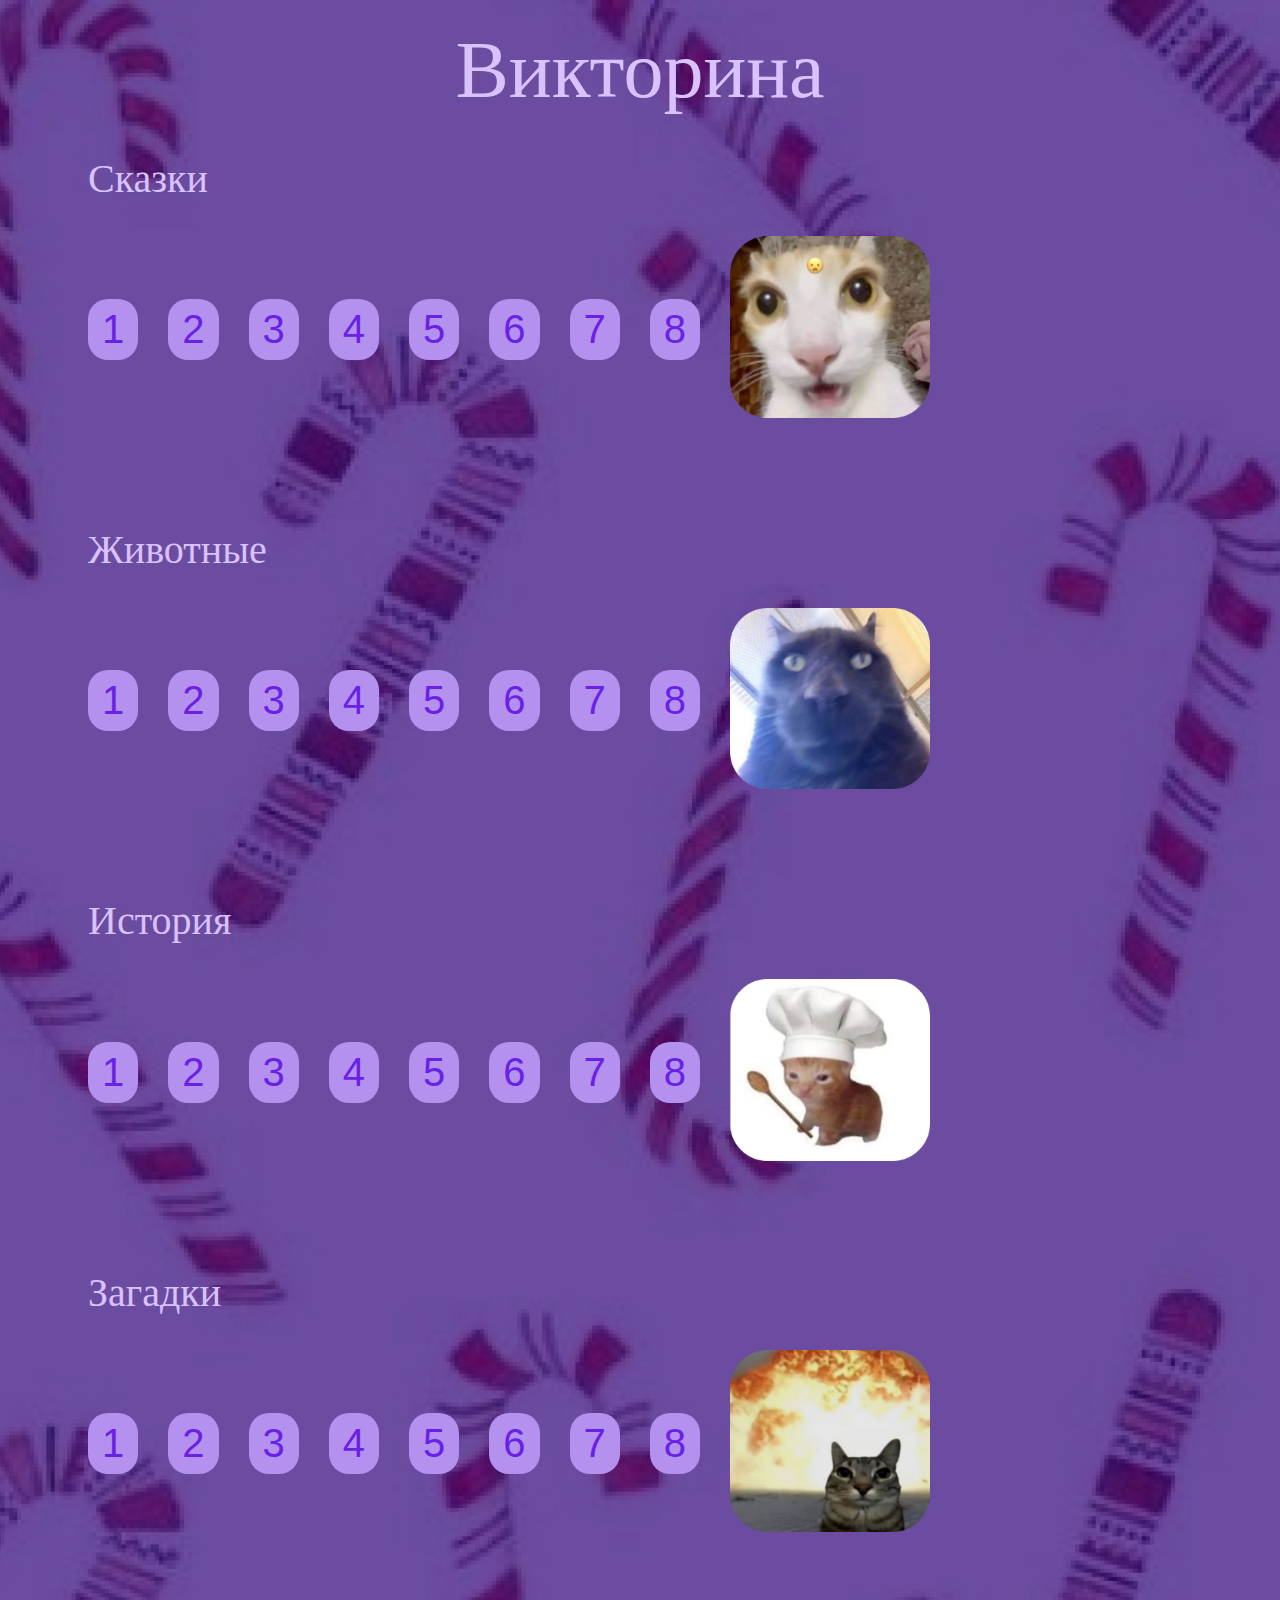
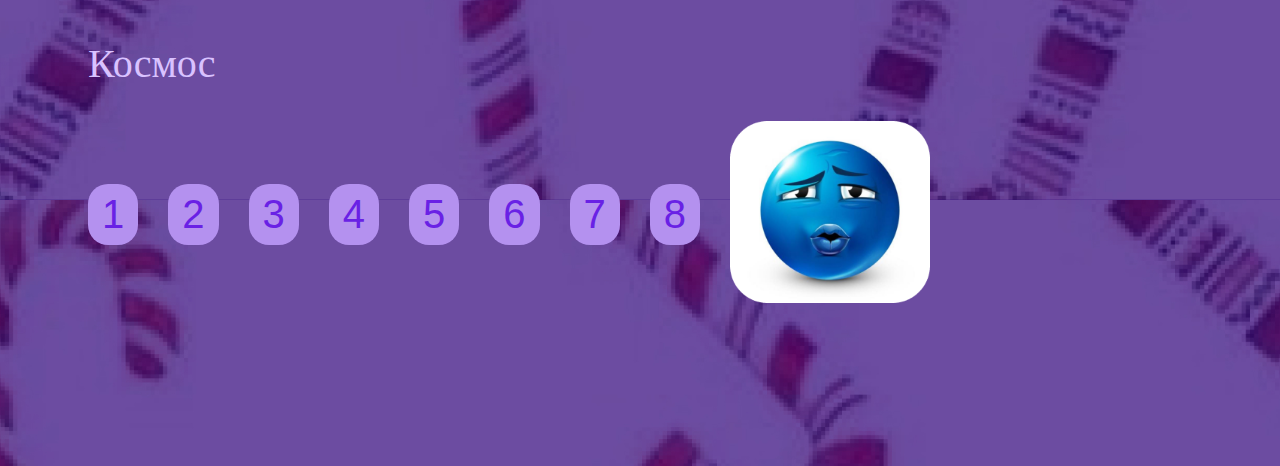
<file: index.html>
<!DOCTYPE html>
<html lang="en">
  <head>
    <meta charset="UTF-8" />
    <meta name="viewport" content="width=device-width, initial-scale=1.0" />
    <link rel="stylesheet" href="style.css" />
    <title>Викторина</title>
  </head>
  <body>
    <h1>Викторина</h1>
    <div class="container">
      <h2>Сказки</h2>
      <div id="questions" class="nav-items">
        <button data-id="1" onclick="goToQuestion(1)" class="buttonFairyTale">1</button>
        <button data-id="2" onclick="goToQuestion(2)" class="buttonFairyTale">2</button>
        <button data-id="3" onclick="goToQuestion(3)" class="buttonFairyTale">3</button>
        <button data-id="4" onclick="goToQuestion(4)" class="buttonFairyTale">4</button>
        <button data-id="5" onclick="goToQuestion(5)" class="buttonFairyTale">5</button>
        <button data-id="6" onclick="goToQuestion(6)" class="buttonFairyTale">6</button>
        <button data-id="7" onclick="goToQuestion(7)" class="buttonFairyTale">7</button>
        <button data-id="8" onclick="goToQuestion(8)" class="buttonFairyTale">8</button>
        <div class="img">
          <img class="imgsrc" src="./assets/img/image 3 (1).png" />
        </div>
      </div>

      <h2>Животные</h2>
      <div id="questions" class="nav-items">
        <button data-id="9" onclick="goToQuestion(9)" class="buttonFairyTale">1</button>
        <button data-id="10" onclick="goToQuestion(10)" class="buttonFairyTale">2</button>
        <button data-id="11" onclick="goToQuestion(11)" class="buttonFairyTale">3</button>
        <button data-id="12" onclick="goToQuestion(12)" class="buttonFairyTale">4</button>
        <button data-id="13" onclick="goToQuestion(13)" class="buttonFairyTale">5</button>
        <button data-id="14" onclick="goToQuestion(14)" class="buttonFairyTale">6</button>
        <button data-id="15" onclick="goToQuestion(15)" class="buttonFairyTale">7</button>
        <button data-id="16" onclick="goToQuestion(16)" class="buttonFairyTale">8</button>
        <div class="img">
          <img class="imgsrc" src="./assets/img/image 2.png" />
        </div>
      </div>

      <h2>История</h2>
      <div id="questions" class="nav-items">
        <button data-id="17" onclick="goToQuestion(17)" class="buttonFairyTale">1</button>
        <button data-id="18" onclick="goToQuestion(18)" class="buttonFairyTale">2</button>
        <button data-id="19" onclick="goToQuestion(19)" class="buttonFairyTale">3</button>
        <button data-id="20" onclick="goToQuestion(20)" class="buttonFairyTale">4</button>
        <button data-id="21" onclick="goToQuestion(21)" class="buttonFairyTale">5</button>
        <button data-id="22" onclick="goToQuestion(22)" class="buttonFairyTale">6</button>
        <button data-id="23" onclick="goToQuestion(23)" class="buttonFairyTale">7</button>
        <button data-id="24" onclick="goToQuestion(24)" class="buttonFairyTale">8</button>
        <div class="img">
          <img class="imgsrc" src="./assets/img/image 5 (1).png" />
        </div>
      </div>

      <h2>Загадки</h2>
      <div id="questions" class="nav-items">
        <button data-id="25" onclick="goToQuestion(25)" class="buttonFairyTale">1</button>
        <button data-id="26" onclick="goToQuestion(26)" class="buttonFairyTale">2</button>
        <button data-id="27" onclick="goToQuestion(27)" class="buttonFairyTale">3</button>
        <button data-id="28" onclick="goToQuestion(28)" class="buttonFairyTale">4</button>
        <button data-id="29" onclick="goToQuestion(29)" class="buttonFairyTale">5</button>
        <button data-id="30" onclick="goToQuestion(30)" class="buttonFairyTale">6</button>
        <button data-id="31" onclick="goToQuestion(31)" class="buttonFairyTale">7</button>
        <button data-id="32" onclick="goToQuestion(32)" class="buttonFairyTale">8</button>
        <div class="img">
          <img class="imgsrc" src="./assets/img/image 6.png" />
        </div>
      </div>

      <h2>Космос</h2>
      <div id="questions" class="nav-items">
        <button data-id="33" onclick="goToQuestion(33)" class="buttonFairyTale">1</button>
        <button data-id="34" onclick="goToQuestion(34)" class="buttonFairyTale">2</button>
        <button data-id="35" onclick="goToQuestion(35)" class="buttonFairyTale">3</button>
        <button data-id="36" onclick="goToQuestion(36)" class="buttonFairyTale">4</button>
        <button data-id="37" onclick="goToQuestion(37)" class="buttonFairyTale">5</button>
        <button data-id="38" onclick="goToQuestion(38)" class="buttonFairyTale">6</button>
        <button data-id="39" onclick="goToQuestion(39)" class="buttonFairyTale">7</button>
        <button data-id="40" onclick="goToQuestion(40)" class="buttonFairyTale">8</button>
        <div class="img">
          <img class="imgsrc" src="./assets/img/image 7 (1).png" />
        </div>
      </div>
    </div>
    <script src="./javascript.js"></script>
  </body>
</html>
</file>
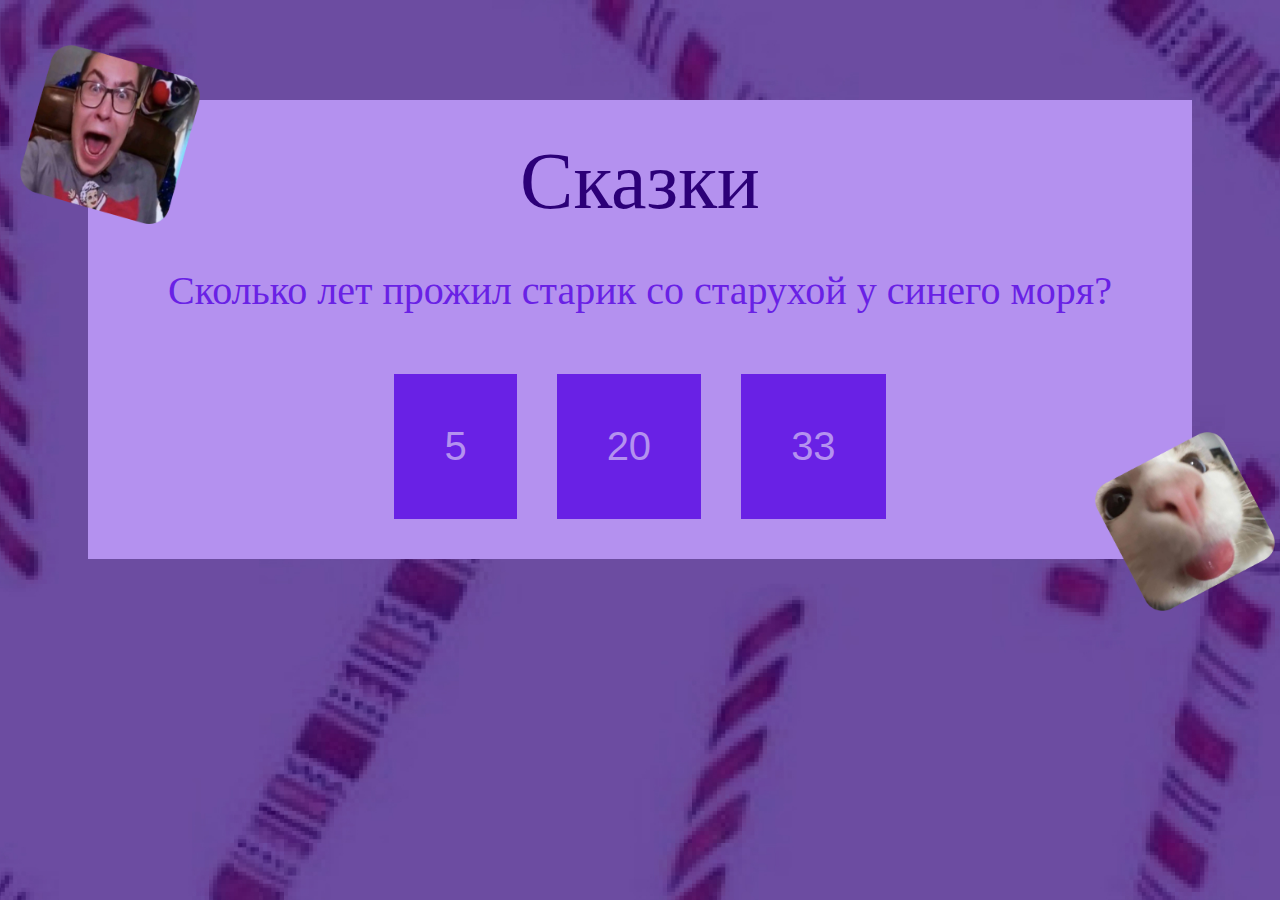
<file: question.html>
<!DOCTYPE html>
<html lang="en">
  <head>
    <meta charset="UTF-8" />
    <meta name="viewport" content="width=device-width, initial-scale=1.0" />
    <link rel="stylesheet" href="styles.css" />
    <title>Сказки</title>
    <style>
      .correct {
        background-color: lightgreen;
      }
      .incorrect {
        background-color: lightcoral;
      }
    </style>
  </head>
  <body>
    <!-- <img id="photo" alt="Cat" /> -->
    <img class="photo" src="./assets/img/imgCat.png" alt="cat" />

    <div id="question-container">
      <h1 id="header"></h1>
      <center>
        <p id="question-text"></p>
      </center>
      <div id="answers"></div>
    </div>
    <!-- <img id="photo2" alt="Cat" /> -->
    <img class="photo2" src="./assets/img/imgCat2.png" alt="cat" />
    <script src="javas.js"></script>
  </body>
</html>
</file>
<file: style.css>
* {
  box-sizing: border-box;
}

@font-face {
  font-family: Snap;
  src: url('./assets/fonts/SNAP____.TTF');
}

body {
  font-family: Snap;
  background-image: url('./assets/img/Group\ 1\ \(3\).jpg');
  background-color: #2c0078;
  background-size: 2500px 1800px;
  padding: 0px 80px 50px 80px;
}

h1 {
  font-size: 80px;
  color: #d9c2ff;
  font-weight: 400;
  display: flex;
  justify-content: center;
  margin: 16px 0px;
}

h2 {
  font-size: 40px;
  color: #d9c2ff;
  font-weight: 100;
}

.buttonFairyTale {
  border-radius: 20px;
  background-color: #b491ef;
  font-size: 40px;
  color: #6921e5;
  padding: 8px 14px;
  border: none;
}

.buttonFairyTale:focus {
  color: #2c0078;
  background-color: bisque;
}

.nav-items {
  display: flex;
  gap: 30px;
  margin-bottom: 100px;
  align-items: center;
}

.img {
  width: 200px;
}

.imgsrc {
  width: 100%;
}

/* .buttonFairyTale:visited {
  background-color: antiquewhite;
} */

.buttonFairyTale.visited {
  background-color: #2c0078; /* Цвет для посещенной кнопки */
  color: #b491ef;
}
</file>
<file: styles.css>
button {
  padding: 50px 50px;
  background-color: #6921e5;
  font-size: 40px;
  font-weight: 100;
  color: #b491ef;
  border: none;
  margin: 20px;
}

* {
  box-sizing: border-box;
}

body {
  font-family: Snap;
  background-image: url('./assets/img/Group\ 1\ \(3\).jpg');
  background-color: #2c0078;
  background-size: 2500px 1800px;
  padding: 0px 80px 50px 80px;
}

h1 {
  font-size: 80px;
  color: #2c0078;
  font-weight: 400;
  display: flex;
  justify-content: center;
  margin: 16px 0px;
}

h2 {
  font-size: 40px;
  color: #d9c2ff;
  font-weight: 100;
}

p {
  font-size: 40px;
  font-weight: 100;
  color: #6921e5;
}

#question-container {
  background-color: #b491ef;
  padding: 20px;
  margin-top: 100px;
}

#answers {
  display: flex;
  justify-content: center;
}

.photo,
.photo2 {
  width: 180px;
  position: absolute;
}

.photo {
  left: 20px;
  top: 5%;
}

.photo2 {
  right: 5px;
  top: 48%;
}
</file>
